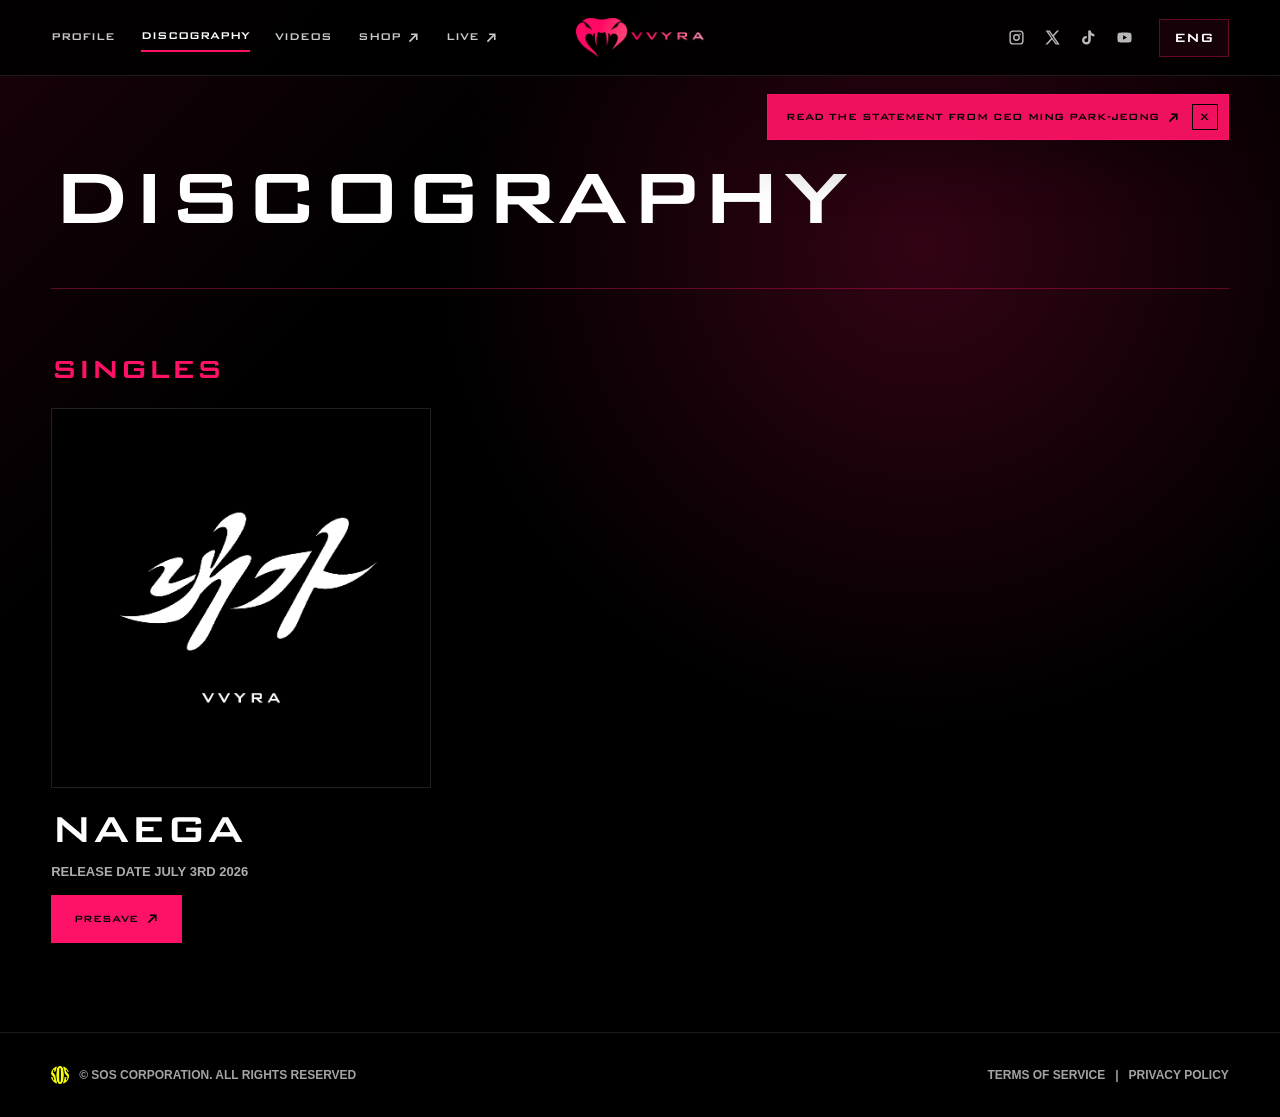
<file: discography/index.html>
<!doctype html>
<html lang="en">
<head>
  <meta charset="UTF-8">
  <meta name="viewport" content="width=device-width, initial-scale=1">
  <meta name="theme-color" content="#fd1267">
  <meta name="author" content="VVYRA">
  <meta name="description" content="welcome to VVYRA world 🌐">
  <meta property="og:type" content="website">
  <meta property="og:site_name" content="VVYRA">
  <meta property="og:logo" content="https://vvyra.world/assets/images/favicon.png">
  <meta property="og:title" content="VVYRA World">
  <meta property="og:description" content="welcome to VVYRA world 🌐">
  <meta property="og:url" content="https://vvyra.world/discography">
  <meta property="og:image" content="https://vvyra.world/assets/images/portraityt.jpg">
  <meta property="og:image:secure_url" content="https://vvyra.world/assets/images/portraityt.jpg">
  <meta property="og:image:type" content="image/jpeg">
  <meta property="og:image:alt" content="VVYRA">
  <meta name="twitter:card" content="summary_large_image">
  <meta name="twitter:site" content="@vvyraworld">
  <meta name="twitter:title" content="VVYRA World">
  <meta name="twitter:description" content="welcome to VVYRA world 🌐">
  <meta name="twitter:image" content="https://vvyra.world/assets/images/portraityt.jpg">
  <link rel="icon" type="image/png" href="/assets/images/favicon.png">
  <link rel="apple-touch-icon" href="/assets/images/favicon.png">
  <title>DISCOGRAPHY | VVYRA World</title>
  <link rel="preload" href="/assets/fonts/BankGothic-Bold.ttf" as="font" type="font/ttf" crossorigin>
  <link rel="stylesheet" href="/style.css">
</head>
<body data-page="discography">
  <header class="siteHeader" data-site-header>
    <a class="brandMark" href="/" aria-label="VVYRA WORLD">
      <img src="/assets/images/LogoWeb.png" alt="VVYRA">
    </a>
    <button class="menuToggle" type="button" aria-label="OPEN MENU" aria-expanded="false" data-menu-toggle>
      <span></span>
      <span></span>
      <span></span>
    </button>
    <nav class="primaryNav" aria-label="PRIMARY">
      <a href="/profile" data-nav-page="profile" data-i18n="nav.profile">PROFILE</a>
      <a href="/discography" data-nav-page="discography" data-i18n="nav.discography">DISCOGRAPHY</a>
      <a href="/videos" data-nav-page="videos" data-i18n="nav.videos">VIDEOS</a>
      <a class="externalLink" href="/shop" aria-label="SHOP EXTERNAL"><span data-i18n="nav.shop">SHOP</span><svg viewBox="0 0 16 16" aria-hidden="true"><path d="M5 3h8v8h-2V6.41l-7.29 7.3-1.42-1.42 7.3-7.29H5V3Z"/></svg></a>
      <a class="externalLink" href="/live" aria-label="LIVE EXTERNAL"><span data-i18n="nav.live">LIVE</span><svg viewBox="0 0 16 16" aria-hidden="true"><path d="M5 3h8v8h-2V6.41l-7.29 7.3-1.42-1.42 7.3-7.29H5V3Z"/></svg></a>
    </nav>
    <nav class="socialNav" aria-label="SOCIAL MEDIA">
      <a href="https://instagram.com/@vvyraworld" target="_blank" rel="noopener noreferrer" aria-label="INSTAGRAM"><svg viewBox="0 0 24 24" aria-hidden="true"><path d="M7.2 2h9.6A5.2 5.2 0 0 1 22 7.2v9.6a5.2 5.2 0 0 1-5.2 5.2H7.2A5.2 5.2 0 0 1 2 16.8V7.2A5.2 5.2 0 0 1 7.2 2Zm0 2A3.2 3.2 0 0 0 4 7.2v9.6A3.2 3.2 0 0 0 7.2 20h9.6a3.2 3.2 0 0 0 3.2-3.2V7.2A3.2 3.2 0 0 0 16.8 4H7.2ZM12 7.15A4.85 4.85 0 1 1 12 16.85 4.85 4.85 0 0 1 12 7.15Zm0 2A2.85 2.85 0 1 0 12 14.85 2.85 2.85 0 0 0 12 9.15ZM17.1 6.35a1.15 1.15 0 1 1 0 2.3 1.15 1.15 0 0 1 0-2.3Z"/></svg></a>
      <a href="https://x.com/vvyraworld" target="_blank" rel="noopener noreferrer" aria-label="X"><svg viewBox="0 0 24 24" aria-hidden="true"><path d="M13.9 10.35 21.25 2h-2.9l-5.75 6.55L8 2H2.35l7.7 10.98L2 22h2.9l6.45-7.33L16.5 22h5.65l-8.25-11.65Zm-2.05 2.33-1.1-1.55L6.05 4h.95l11.45 16h-.95l-5.65-7.32Z"/></svg></a>
      <a href="https://tiktok.com/@vvyraworld" target="_blank" rel="noopener noreferrer" aria-label="TIKTOK"><svg viewBox="0 0 24 24" aria-hidden="true"><path d="M15.2 2c.35 3.08 2.07 4.92 5.06 5.12v3.36a8.17 8.17 0 0 1-5-1.53v6.33c0 4.04-2.47 6.72-6.2 6.72A6.14 6.14 0 0 1 2.8 15.9c0-3.66 2.85-6.38 6.78-6.14v3.52c-1.8-.28-3.25.72-3.25 2.58a2.55 2.55 0 0 0 2.6 2.62c1.58 0 2.62-.92 2.62-3.02V2h3.65Z"/></svg></a>
      <a href="https://www.youtube.com/@VVYRAWorld" target="_blank" rel="noopener noreferrer" aria-label="YOUTUBE"><svg viewBox="0 0 24 24" aria-hidden="true"><path d="M21.58 7.18a2.74 2.74 0 0 0-1.93-1.94C17.95 4.78 12 4.78 12 4.78s-5.95 0-7.65.46a2.74 2.74 0 0 0-1.93 1.94A28.65 28.65 0 0 0 2 12a28.65 28.65 0 0 0 .42 4.82 2.74 2.74 0 0 0 1.93 1.94c1.7.46 7.65.46 7.65.46s5.95 0 7.65-.46a2.74 2.74 0 0 0 1.93-1.94A28.65 28.65 0 0 0 22 12a28.65 28.65 0 0 0-.42-4.82ZM10 15.27V8.73L15.65 12 10 15.27Z"/></svg></a>
    </nav>
    <div class="languageSelector">
      <button class="languageToggle" type="button" aria-expanded="false" aria-controls="languageMenu" data-language-toggle>KOR</button>
      <div class="languageMenu" id="languageMenu" role="menu" data-language-menu>
        <button type="button" role="menuitem" data-language="ko">KOREAN</button>
        <button type="button" role="menuitem" data-language="en">ENGLISH</button>
        <button type="button" role="menuitem" data-language="ja">JAPANESE</button>
        <button type="button" role="menuitem" data-language="zh">CHINESE</button>
      </div>
    </div>
  </header>

  <div class="statementBanner" data-statement-banner>
    <a class="externalLink" href="https://x.com/SOS_CORPORATION/status/2068314888284279056" target="_blank" rel="noopener noreferrer">
      <span data-i18n="statement.ceo">READ THE STATEMENT FROM CEO MING PARK-JEONG</span>
      <svg viewBox="0 0 16 16" aria-hidden="true"><path d="M5 3h8v8h-2V6.41l-7.29 7.3-1.42-1.42 7.3-7.29H5V3Z"/></svg>
    </a>
    <button class="statementDismiss" type="button" aria-label="DISMISS STATEMENT" data-statement-dismiss>X</button>
  </div>

  <main class="pageShell">
    <section class="pageHero">
      <h1 data-i18n="discography.title">DISCOGRAPHY</h1>
    </section>
    <section class="releaseSection" aria-labelledby="singlesHeading">
      <h2 id="singlesHeading" data-i18n="discography.singles">SINGLES</h2>
      <div class="releaseGrid">
        <article class="releaseCard">
          <img class="releaseArtwork" src="/assets/images/Cover.jpg" alt="NAEGA COVER">
          <div class="releaseInfo">
            <h3>NAEGA</h3>
            <p data-i18n="discography.naegaDate">RELEASE DATE JULY 3RD 2026</p>
            <a class="primaryButton externalLink" href="https://too.fm/wgj67kj">
              <span data-i18n="discography.presave">PRESAVE</span>
              <svg viewBox="0 0 16 16" aria-hidden="true"><path d="M5 3h8v8h-2V6.41l-7.29 7.3-1.42-1.42 7.3-7.29H5V3Z"/></svg>
            </a>
          </div>
        </article>
      </div>
    </section>
  </main>

  <footer class="siteFooter">
    <p class="footerCopyright"><img src="/assets/images/logoy.png" alt="SOS"><span data-i18n="footer.copyright">&copy; SOS CORPORATION. ALL RIGHTS RESERVED</span></p>
    <nav aria-label="LEGAL"><a href="/terms" data-i18n="footer.terms">TERMS OF SERVICE</a><span>|</span><a href="/privacy" data-i18n="footer.privacy">PRIVACY POLICY</a></nav>
  </footer>

  <script src="/script.js"></script>
</body>
</html>
</file>
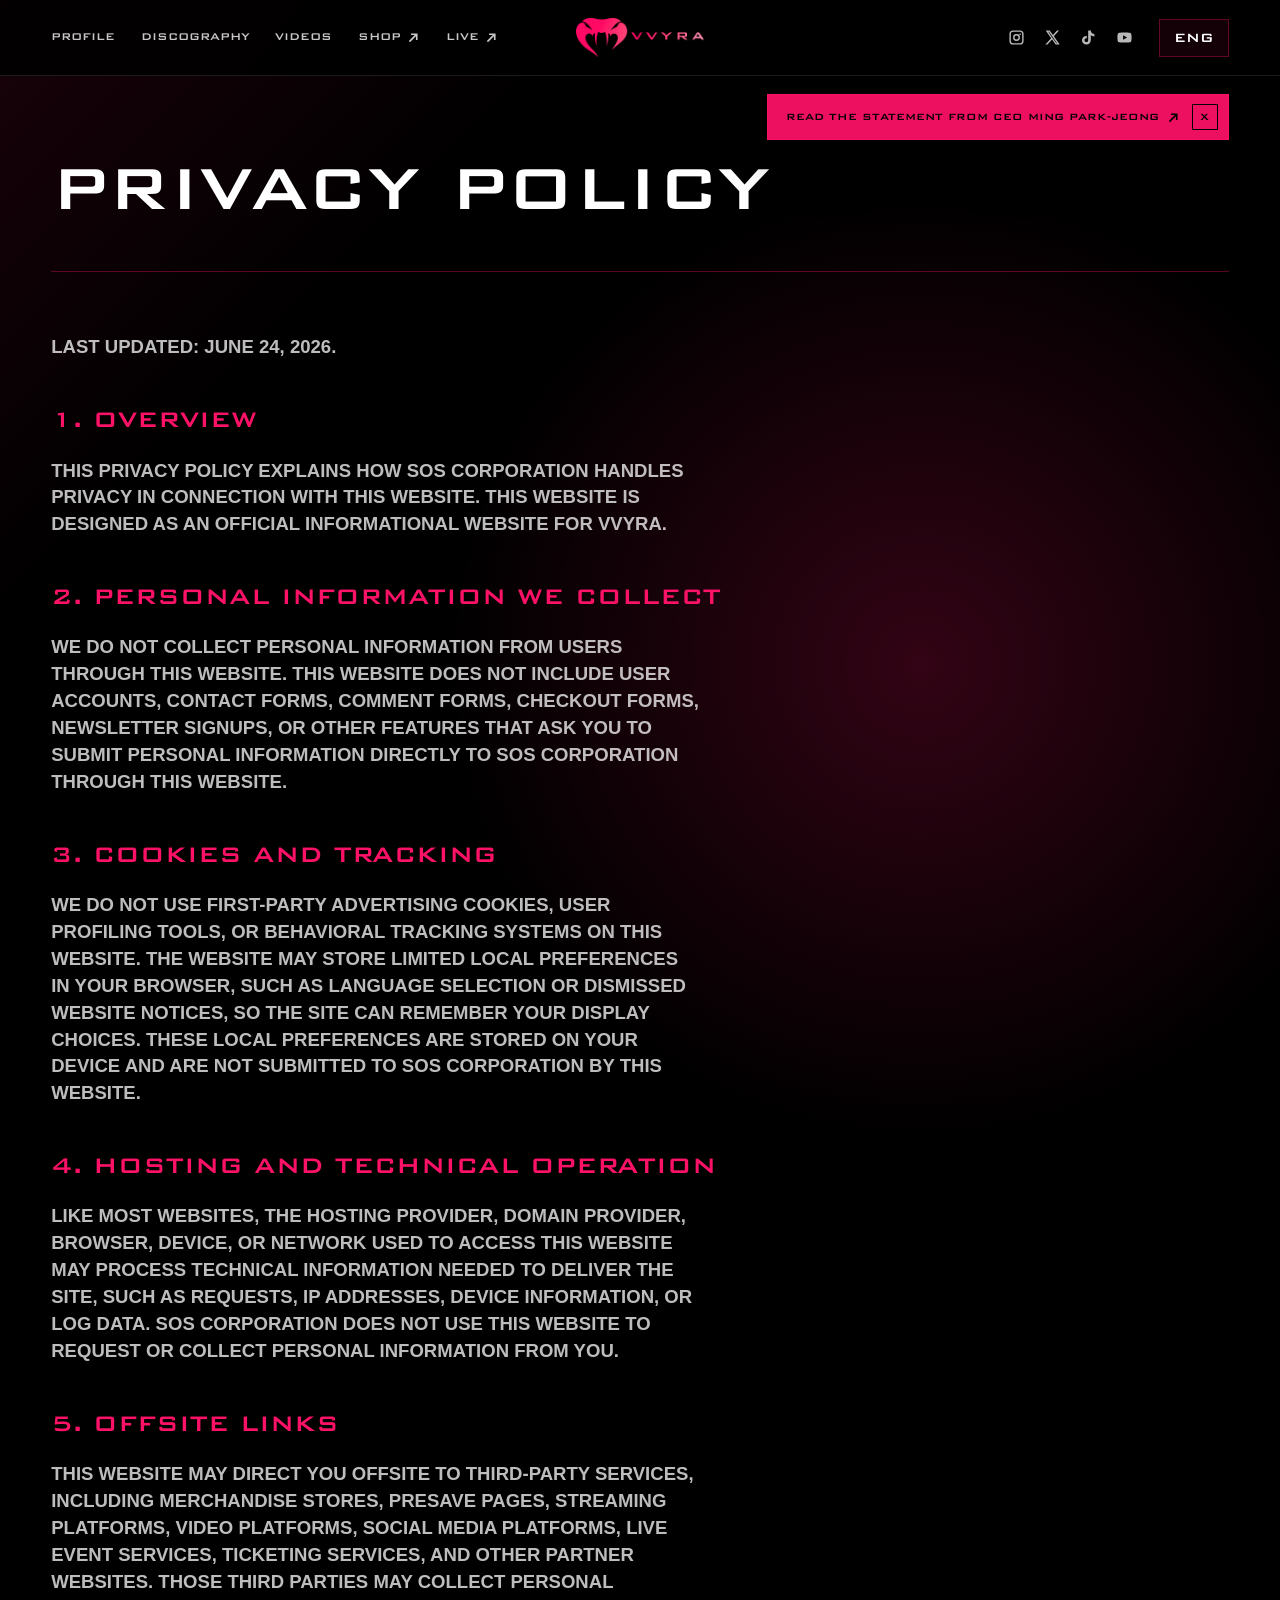
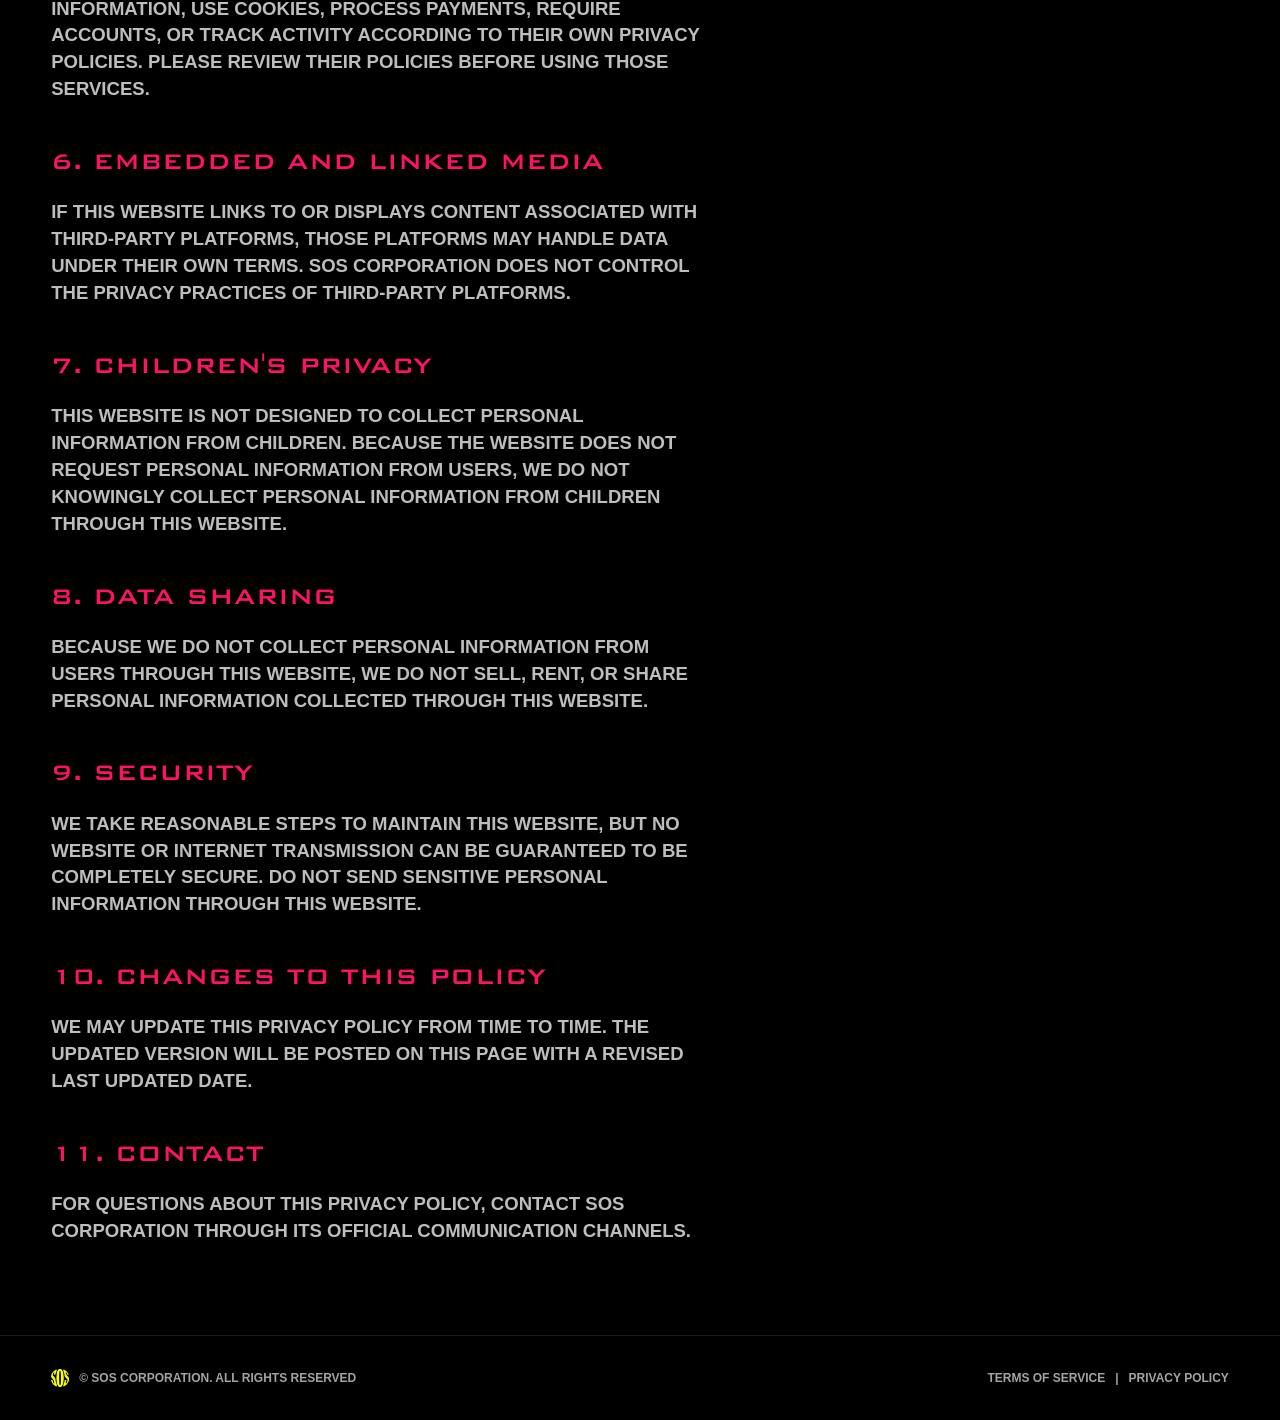
<file: privacy/index.html>
<!doctype html>
<html lang="en">
<head>
  <meta charset="UTF-8">
  <meta name="viewport" content="width=device-width, initial-scale=1">
  <meta name="theme-color" content="#fd1267">
  <meta name="author" content="VVYRA">
  <meta name="description" content="welcome to VVYRA world 🌐">
  <meta property="og:type" content="website">
  <meta property="og:site_name" content="VVYRA">
  <meta property="og:logo" content="https://vvyra.world/assets/images/favicon.png">
  <meta property="og:title" content="VVYRA World">
  <meta property="og:description" content="welcome to VVYRA world 🌐">
  <meta property="og:url" content="https://vvyra.world/privacy">
  <meta property="og:image" content="https://vvyra.world/assets/images/portraityt.jpg">
  <meta property="og:image:secure_url" content="https://vvyra.world/assets/images/portraityt.jpg">
  <meta property="og:image:type" content="image/jpeg">
  <meta property="og:image:alt" content="VVYRA">
  <meta name="twitter:card" content="summary_large_image">
  <meta name="twitter:site" content="@vvyraworld">
  <meta name="twitter:title" content="VVYRA World">
  <meta name="twitter:description" content="welcome to VVYRA world 🌐">
  <meta name="twitter:image" content="https://vvyra.world/assets/images/portraityt.jpg">
  <link rel="icon" type="image/png" href="/assets/images/favicon.png">
  <link rel="apple-touch-icon" href="/assets/images/favicon.png">
  <title>PRIVACY POLICY | VVYRA World</title>
  <link rel="preload" href="/assets/fonts/BankGothic-Bold.ttf" as="font" type="font/ttf" crossorigin>
  <link rel="stylesheet" href="/style.css">
</head>
<body data-page="privacy">
  <header class="siteHeader" data-site-header>
    <a class="brandMark" href="/" aria-label="VVYRA WORLD">
      <img src="/assets/images/LogoWeb.png" alt="VVYRA">
    </a>
    <button class="menuToggle" type="button" aria-label="OPEN MENU" aria-expanded="false" data-menu-toggle>
      <span></span>
      <span></span>
      <span></span>
    </button>
    <nav class="primaryNav" aria-label="PRIMARY">
      <a href="/profile" data-nav-page="profile" data-i18n="nav.profile">PROFILE</a>
      <a href="/discography" data-nav-page="discography" data-i18n="nav.discography">DISCOGRAPHY</a>
      <a href="/videos" data-nav-page="videos" data-i18n="nav.videos">VIDEOS</a>
      <a class="externalLink" href="/shop" aria-label="SHOP EXTERNAL"><span data-i18n="nav.shop">SHOP</span><svg viewBox="0 0 16 16" aria-hidden="true"><path d="M5 3h8v8h-2V6.41l-7.29 7.3-1.42-1.42 7.3-7.29H5V3Z"/></svg></a>
      <a class="externalLink" href="/live" aria-label="LIVE EXTERNAL"><span data-i18n="nav.live">LIVE</span><svg viewBox="0 0 16 16" aria-hidden="true"><path d="M5 3h8v8h-2V6.41l-7.29 7.3-1.42-1.42 7.3-7.29H5V3Z"/></svg></a>
    </nav>
    <nav class="socialNav" aria-label="SOCIAL MEDIA">
      <a href="https://instagram.com/@vvyraworld" target="_blank" rel="noopener noreferrer" aria-label="INSTAGRAM"><svg viewBox="0 0 24 24" aria-hidden="true"><path d="M7.2 2h9.6A5.2 5.2 0 0 1 22 7.2v9.6a5.2 5.2 0 0 1-5.2 5.2H7.2A5.2 5.2 0 0 1 2 16.8V7.2A5.2 5.2 0 0 1 7.2 2Zm0 2A3.2 3.2 0 0 0 4 7.2v9.6A3.2 3.2 0 0 0 7.2 20h9.6a3.2 3.2 0 0 0 3.2-3.2V7.2A3.2 3.2 0 0 0 16.8 4H7.2ZM12 7.15A4.85 4.85 0 1 1 12 16.85 4.85 4.85 0 0 1 12 7.15Zm0 2A2.85 2.85 0 1 0 12 14.85 2.85 2.85 0 0 0 12 9.15ZM17.1 6.35a1.15 1.15 0 1 1 0 2.3 1.15 1.15 0 0 1 0-2.3Z"/></svg></a>
      <a href="https://x.com/vvyraworld" target="_blank" rel="noopener noreferrer" aria-label="X"><svg viewBox="0 0 24 24" aria-hidden="true"><path d="M13.9 10.35 21.25 2h-2.9l-5.75 6.55L8 2H2.35l7.7 10.98L2 22h2.9l6.45-7.33L16.5 22h5.65l-8.25-11.65Zm-2.05 2.33-1.1-1.55L6.05 4h.95l11.45 16h-.95l-5.65-7.32Z"/></svg></a>
      <a href="https://tiktok.com/@vvyraworld" target="_blank" rel="noopener noreferrer" aria-label="TIKTOK"><svg viewBox="0 0 24 24" aria-hidden="true"><path d="M15.2 2c.35 3.08 2.07 4.92 5.06 5.12v3.36a8.17 8.17 0 0 1-5-1.53v6.33c0 4.04-2.47 6.72-6.2 6.72A6.14 6.14 0 0 1 2.8 15.9c0-3.66 2.85-6.38 6.78-6.14v3.52c-1.8-.28-3.25.72-3.25 2.58a2.55 2.55 0 0 0 2.6 2.62c1.58 0 2.62-.92 2.62-3.02V2h3.65Z"/></svg></a>
      <a href="https://www.youtube.com/@VVYRAWorld" target="_blank" rel="noopener noreferrer" aria-label="YOUTUBE"><svg viewBox="0 0 24 24" aria-hidden="true"><path d="M21.58 7.18a2.74 2.74 0 0 0-1.93-1.94C17.95 4.78 12 4.78 12 4.78s-5.95 0-7.65.46a2.74 2.74 0 0 0-1.93 1.94A28.65 28.65 0 0 0 2 12a28.65 28.65 0 0 0 .42 4.82 2.74 2.74 0 0 0 1.93 1.94c1.7.46 7.65.46 7.65.46s5.95 0 7.65-.46a2.74 2.74 0 0 0 1.93-1.94A28.65 28.65 0 0 0 22 12a28.65 28.65 0 0 0-.42-4.82ZM10 15.27V8.73L15.65 12 10 15.27Z"/></svg></a>
    </nav>
    <div class="languageSelector">
      <button class="languageToggle" type="button" aria-expanded="false" aria-controls="languageMenu" data-language-toggle>KOR</button>
      <div class="languageMenu" id="languageMenu" role="menu" data-language-menu>
        <button type="button" role="menuitem" data-language="ko">KOREAN</button>
        <button type="button" role="menuitem" data-language="en">ENGLISH</button>
        <button type="button" role="menuitem" data-language="ja">JAPANESE</button>
        <button type="button" role="menuitem" data-language="zh">CHINESE</button>
      </div>
    </div>
  </header>

  <div class="statementBanner" data-statement-banner>
    <a class="externalLink" href="https://x.com/SOS_CORPORATION/status/2068314888284279056" target="_blank" rel="noopener noreferrer">
      <span data-i18n="statement.ceo">READ THE STATEMENT FROM CEO MING PARK-JEONG</span>
      <svg viewBox="0 0 16 16" aria-hidden="true"><path d="M5 3h8v8h-2V6.41l-7.29 7.3-1.42-1.42 7.3-7.29H5V3Z"/></svg>
    </a>
    <button class="statementDismiss" type="button" aria-label="DISMISS STATEMENT" data-statement-dismiss>X</button>
  </div>

  <main class="pageShell legalShell">
    <section class="pageHero">
      <h1 data-i18n="privacy.title">PRIVACY POLICY</h1>
    </section>
    <section class="legalText">
      <p>LAST UPDATED: JUNE 24, 2026.</p>

      <h2>1. OVERVIEW</h2>
      <p>THIS PRIVACY POLICY EXPLAINS HOW SOS CORPORATION HANDLES PRIVACY IN CONNECTION WITH THIS WEBSITE. THIS WEBSITE IS DESIGNED AS AN OFFICIAL INFORMATIONAL WEBSITE FOR VVYRA.</p>

      <h2>2. PERSONAL INFORMATION WE COLLECT</h2>
      <p>WE DO NOT COLLECT PERSONAL INFORMATION FROM USERS THROUGH THIS WEBSITE. THIS WEBSITE DOES NOT INCLUDE USER ACCOUNTS, CONTACT FORMS, COMMENT FORMS, CHECKOUT FORMS, NEWSLETTER SIGNUPS, OR OTHER FEATURES THAT ASK YOU TO SUBMIT PERSONAL INFORMATION DIRECTLY TO SOS CORPORATION THROUGH THIS WEBSITE.</p>

      <h2>3. COOKIES AND TRACKING</h2>
      <p>WE DO NOT USE FIRST-PARTY ADVERTISING COOKIES, USER PROFILING TOOLS, OR BEHAVIORAL TRACKING SYSTEMS ON THIS WEBSITE. THE WEBSITE MAY STORE LIMITED LOCAL PREFERENCES IN YOUR BROWSER, SUCH AS LANGUAGE SELECTION OR DISMISSED WEBSITE NOTICES, SO THE SITE CAN REMEMBER YOUR DISPLAY CHOICES. THESE LOCAL PREFERENCES ARE STORED ON YOUR DEVICE AND ARE NOT SUBMITTED TO SOS CORPORATION BY THIS WEBSITE.</p>

      <h2>4. HOSTING AND TECHNICAL OPERATION</h2>
      <p>LIKE MOST WEBSITES, THE HOSTING PROVIDER, DOMAIN PROVIDER, BROWSER, DEVICE, OR NETWORK USED TO ACCESS THIS WEBSITE MAY PROCESS TECHNICAL INFORMATION NEEDED TO DELIVER THE SITE, SUCH AS REQUESTS, IP ADDRESSES, DEVICE INFORMATION, OR LOG DATA. SOS CORPORATION DOES NOT USE THIS WEBSITE TO REQUEST OR COLLECT PERSONAL INFORMATION FROM YOU.</p>

      <h2>5. OFFSITE LINKS</h2>
      <p>THIS WEBSITE MAY DIRECT YOU OFFSITE TO THIRD-PARTY SERVICES, INCLUDING MERCHANDISE STORES, PRESAVE PAGES, STREAMING PLATFORMS, VIDEO PLATFORMS, SOCIAL MEDIA PLATFORMS, LIVE EVENT SERVICES, TICKETING SERVICES, AND OTHER PARTNER WEBSITES. THOSE THIRD PARTIES MAY COLLECT PERSONAL INFORMATION, USE COOKIES, PROCESS PAYMENTS, REQUIRE ACCOUNTS, OR TRACK ACTIVITY ACCORDING TO THEIR OWN PRIVACY POLICIES. PLEASE REVIEW THEIR POLICIES BEFORE USING THOSE SERVICES.</p>

      <h2>6. EMBEDDED AND LINKED MEDIA</h2>
      <p>IF THIS WEBSITE LINKS TO OR DISPLAYS CONTENT ASSOCIATED WITH THIRD-PARTY PLATFORMS, THOSE PLATFORMS MAY HANDLE DATA UNDER THEIR OWN TERMS. SOS CORPORATION DOES NOT CONTROL THE PRIVACY PRACTICES OF THIRD-PARTY PLATFORMS.</p>

      <h2>7. CHILDREN'S PRIVACY</h2>
      <p>THIS WEBSITE IS NOT DESIGNED TO COLLECT PERSONAL INFORMATION FROM CHILDREN. BECAUSE THE WEBSITE DOES NOT REQUEST PERSONAL INFORMATION FROM USERS, WE DO NOT KNOWINGLY COLLECT PERSONAL INFORMATION FROM CHILDREN THROUGH THIS WEBSITE.</p>

      <h2>8. DATA SHARING</h2>
      <p>BECAUSE WE DO NOT COLLECT PERSONAL INFORMATION FROM USERS THROUGH THIS WEBSITE, WE DO NOT SELL, RENT, OR SHARE PERSONAL INFORMATION COLLECTED THROUGH THIS WEBSITE.</p>

      <h2>9. SECURITY</h2>
      <p>WE TAKE REASONABLE STEPS TO MAINTAIN THIS WEBSITE, BUT NO WEBSITE OR INTERNET TRANSMISSION CAN BE GUARANTEED TO BE COMPLETELY SECURE. DO NOT SEND SENSITIVE PERSONAL INFORMATION THROUGH THIS WEBSITE.</p>

      <h2>10. CHANGES TO THIS POLICY</h2>
      <p>WE MAY UPDATE THIS PRIVACY POLICY FROM TIME TO TIME. THE UPDATED VERSION WILL BE POSTED ON THIS PAGE WITH A REVISED LAST UPDATED DATE.</p>

      <h2>11. CONTACT</h2>
      <p>FOR QUESTIONS ABOUT THIS PRIVACY POLICY, CONTACT SOS CORPORATION THROUGH ITS OFFICIAL COMMUNICATION CHANNELS.</p>
    </section>
  </main>

  <footer class="siteFooter">
    <p class="footerCopyright"><img src="/assets/images/logoy.png" alt="SOS"><span data-i18n="footer.copyright">&copy; SOS CORPORATION. ALL RIGHTS RESERVED</span></p>
    <nav aria-label="LEGAL"><a href="/terms" data-i18n="footer.terms">TERMS OF SERVICE</a><span>|</span><a href="/privacy" data-i18n="footer.privacy">PRIVACY POLICY</a></nav>
  </footer>

  <script src="/script.js"></script>
</body>
</html>
</file>
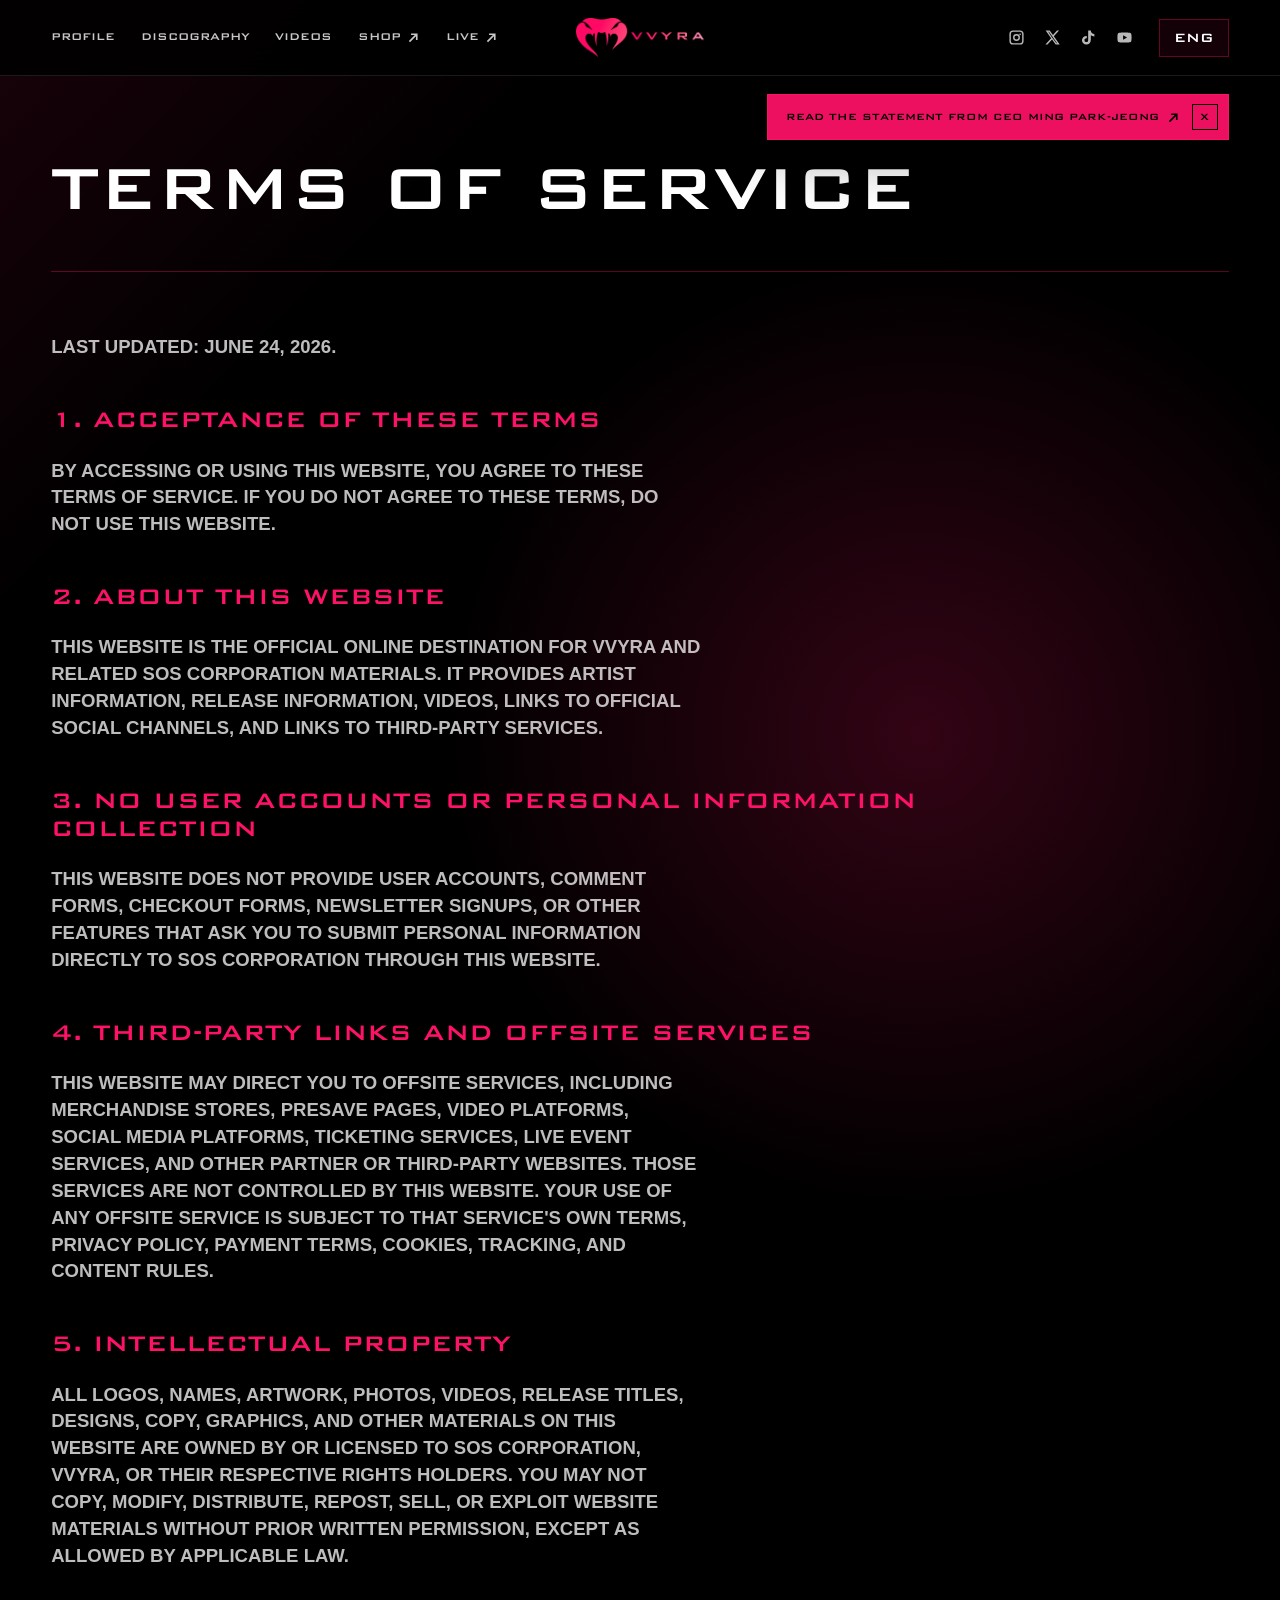
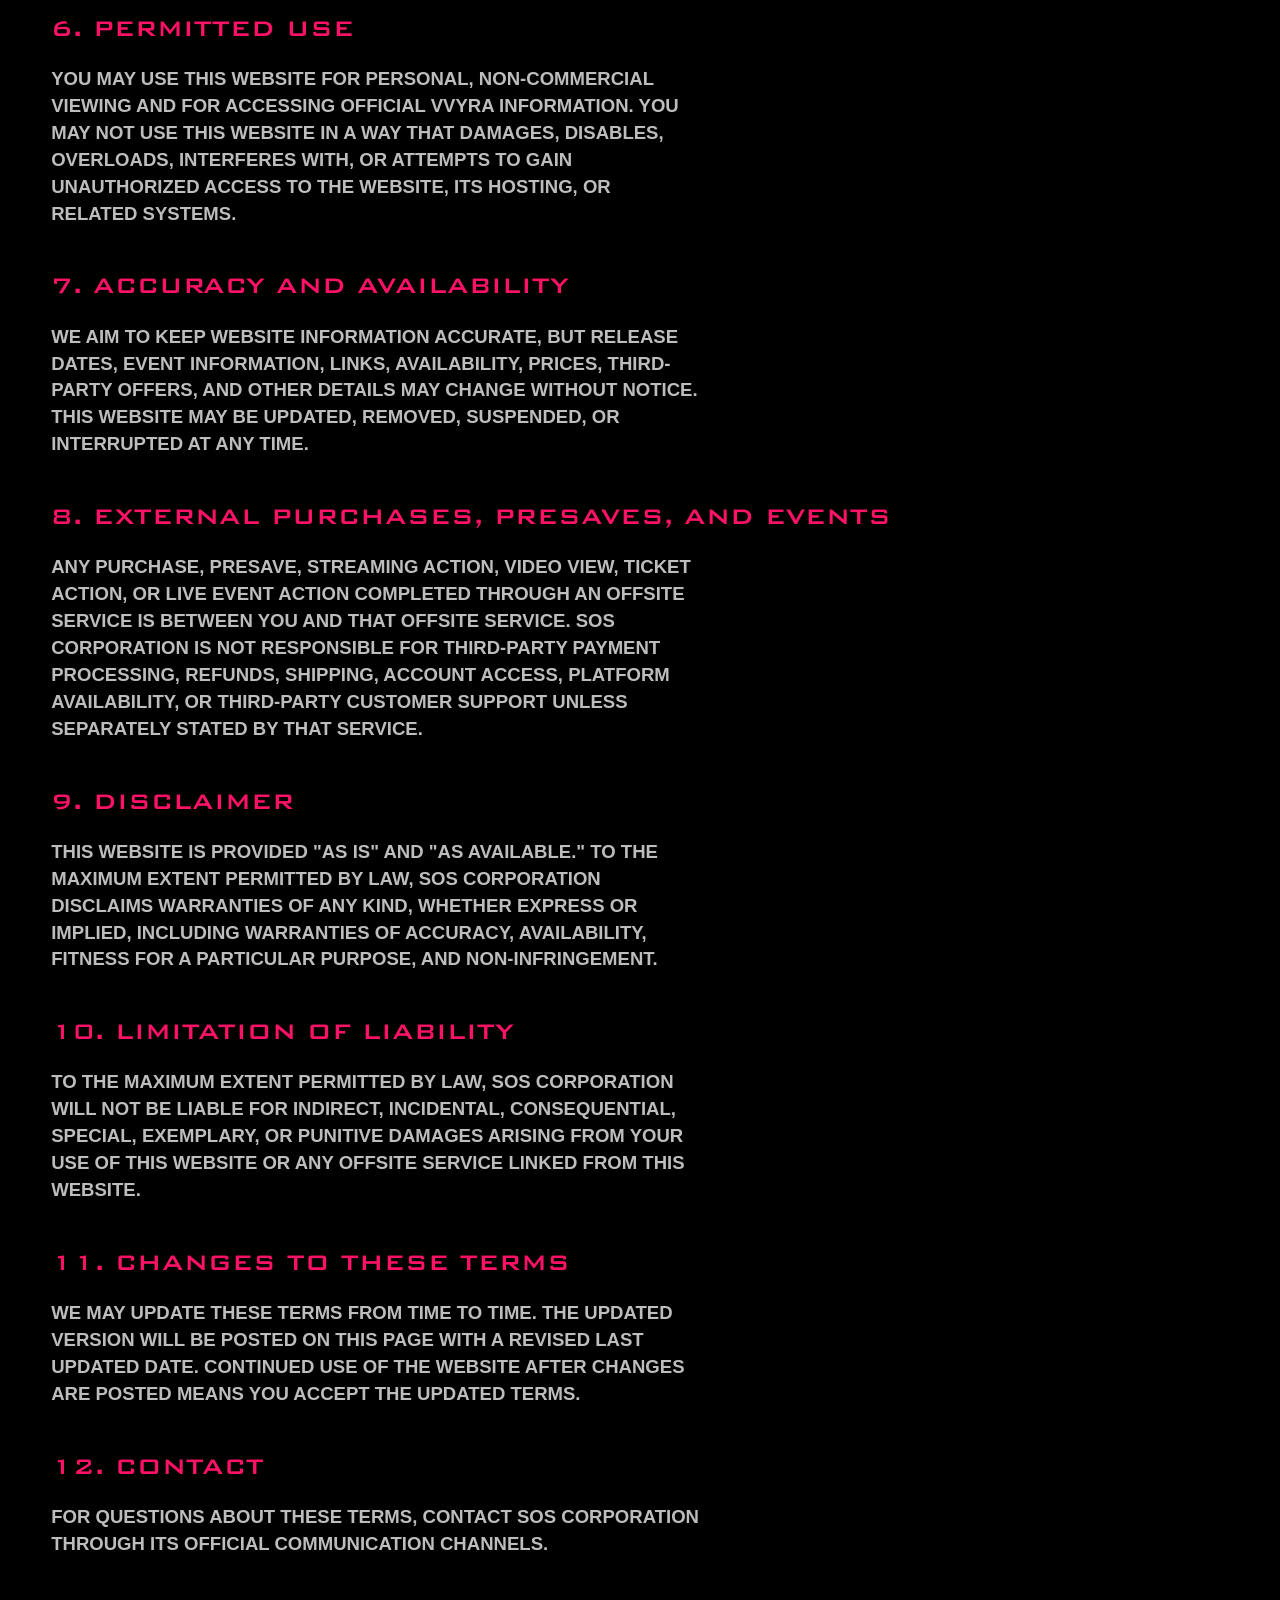
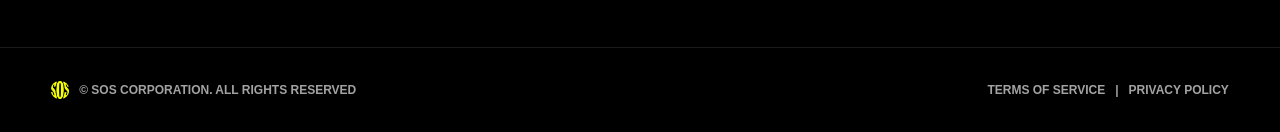
<file: terms/index.html>
<!doctype html>
<html lang="en">
<head>
  <meta charset="UTF-8">
  <meta name="viewport" content="width=device-width, initial-scale=1">
  <meta name="theme-color" content="#fd1267">
  <meta name="author" content="VVYRA">
  <meta name="description" content="welcome to VVYRA world 🌐">
  <meta property="og:type" content="website">
  <meta property="og:site_name" content="VVYRA">
  <meta property="og:logo" content="https://vvyra.world/assets/images/favicon.png">
  <meta property="og:title" content="VVYRA World">
  <meta property="og:description" content="welcome to VVYRA world 🌐">
  <meta property="og:url" content="https://vvyra.world/terms">
  <meta property="og:image" content="https://vvyra.world/assets/images/portraityt.jpg">
  <meta property="og:image:secure_url" content="https://vvyra.world/assets/images/portraityt.jpg">
  <meta property="og:image:type" content="image/jpeg">
  <meta property="og:image:alt" content="VVYRA">
  <meta name="twitter:card" content="summary_large_image">
  <meta name="twitter:site" content="@vvyraworld">
  <meta name="twitter:title" content="VVYRA World">
  <meta name="twitter:description" content="welcome to VVYRA world 🌐">
  <meta name="twitter:image" content="https://vvyra.world/assets/images/portraityt.jpg">
  <link rel="icon" type="image/png" href="/assets/images/favicon.png">
  <link rel="apple-touch-icon" href="/assets/images/favicon.png">
  <title>TERMS OF SERVICE | VVYRA World</title>
  <link rel="preload" href="/assets/fonts/BankGothic-Bold.ttf" as="font" type="font/ttf" crossorigin>
  <link rel="stylesheet" href="/style.css">
</head>
<body data-page="terms">
  <header class="siteHeader" data-site-header>
    <a class="brandMark" href="/" aria-label="VVYRA WORLD">
      <img src="/assets/images/LogoWeb.png" alt="VVYRA">
    </a>
    <button class="menuToggle" type="button" aria-label="OPEN MENU" aria-expanded="false" data-menu-toggle>
      <span></span>
      <span></span>
      <span></span>
    </button>
    <nav class="primaryNav" aria-label="PRIMARY">
      <a href="/profile" data-nav-page="profile" data-i18n="nav.profile">PROFILE</a>
      <a href="/discography" data-nav-page="discography" data-i18n="nav.discography">DISCOGRAPHY</a>
      <a href="/videos" data-nav-page="videos" data-i18n="nav.videos">VIDEOS</a>
      <a class="externalLink" href="/shop" aria-label="SHOP EXTERNAL"><span data-i18n="nav.shop">SHOP</span><svg viewBox="0 0 16 16" aria-hidden="true"><path d="M5 3h8v8h-2V6.41l-7.29 7.3-1.42-1.42 7.3-7.29H5V3Z"/></svg></a>
      <a class="externalLink" href="/live" aria-label="LIVE EXTERNAL"><span data-i18n="nav.live">LIVE</span><svg viewBox="0 0 16 16" aria-hidden="true"><path d="M5 3h8v8h-2V6.41l-7.29 7.3-1.42-1.42 7.3-7.29H5V3Z"/></svg></a>
    </nav>
    <nav class="socialNav" aria-label="SOCIAL MEDIA">
      <a href="https://instagram.com/@vvyraworld" target="_blank" rel="noopener noreferrer" aria-label="INSTAGRAM"><svg viewBox="0 0 24 24" aria-hidden="true"><path d="M7.2 2h9.6A5.2 5.2 0 0 1 22 7.2v9.6a5.2 5.2 0 0 1-5.2 5.2H7.2A5.2 5.2 0 0 1 2 16.8V7.2A5.2 5.2 0 0 1 7.2 2Zm0 2A3.2 3.2 0 0 0 4 7.2v9.6A3.2 3.2 0 0 0 7.2 20h9.6a3.2 3.2 0 0 0 3.2-3.2V7.2A3.2 3.2 0 0 0 16.8 4H7.2ZM12 7.15A4.85 4.85 0 1 1 12 16.85 4.85 4.85 0 0 1 12 7.15Zm0 2A2.85 2.85 0 1 0 12 14.85 2.85 2.85 0 0 0 12 9.15ZM17.1 6.35a1.15 1.15 0 1 1 0 2.3 1.15 1.15 0 0 1 0-2.3Z"/></svg></a>
      <a href="https://x.com/vvyraworld" target="_blank" rel="noopener noreferrer" aria-label="X"><svg viewBox="0 0 24 24" aria-hidden="true"><path d="M13.9 10.35 21.25 2h-2.9l-5.75 6.55L8 2H2.35l7.7 10.98L2 22h2.9l6.45-7.33L16.5 22h5.65l-8.25-11.65Zm-2.05 2.33-1.1-1.55L6.05 4h.95l11.45 16h-.95l-5.65-7.32Z"/></svg></a>
      <a href="https://tiktok.com/@vvyraworld" target="_blank" rel="noopener noreferrer" aria-label="TIKTOK"><svg viewBox="0 0 24 24" aria-hidden="true"><path d="M15.2 2c.35 3.08 2.07 4.92 5.06 5.12v3.36a8.17 8.17 0 0 1-5-1.53v6.33c0 4.04-2.47 6.72-6.2 6.72A6.14 6.14 0 0 1 2.8 15.9c0-3.66 2.85-6.38 6.78-6.14v3.52c-1.8-.28-3.25.72-3.25 2.58a2.55 2.55 0 0 0 2.6 2.62c1.58 0 2.62-.92 2.62-3.02V2h3.65Z"/></svg></a>
      <a href="https://www.youtube.com/@VVYRAWorld" target="_blank" rel="noopener noreferrer" aria-label="YOUTUBE"><svg viewBox="0 0 24 24" aria-hidden="true"><path d="M21.58 7.18a2.74 2.74 0 0 0-1.93-1.94C17.95 4.78 12 4.78 12 4.78s-5.95 0-7.65.46a2.74 2.74 0 0 0-1.93 1.94A28.65 28.65 0 0 0 2 12a28.65 28.65 0 0 0 .42 4.82 2.74 2.74 0 0 0 1.93 1.94c1.7.46 7.65.46 7.65.46s5.95 0 7.65-.46a2.74 2.74 0 0 0 1.93-1.94A28.65 28.65 0 0 0 22 12a28.65 28.65 0 0 0-.42-4.82ZM10 15.27V8.73L15.65 12 10 15.27Z"/></svg></a>
    </nav>
    <div class="languageSelector">
      <button class="languageToggle" type="button" aria-expanded="false" aria-controls="languageMenu" data-language-toggle>KOR</button>
      <div class="languageMenu" id="languageMenu" role="menu" data-language-menu>
        <button type="button" role="menuitem" data-language="ko">KOREAN</button>
        <button type="button" role="menuitem" data-language="en">ENGLISH</button>
        <button type="button" role="menuitem" data-language="ja">JAPANESE</button>
        <button type="button" role="menuitem" data-language="zh">CHINESE</button>
      </div>
    </div>
  </header>

  <div class="statementBanner" data-statement-banner>
    <a class="externalLink" href="https://x.com/SOS_CORPORATION/status/2068314888284279056" target="_blank" rel="noopener noreferrer">
      <span data-i18n="statement.ceo">READ THE STATEMENT FROM CEO MING PARK-JEONG</span>
      <svg viewBox="0 0 16 16" aria-hidden="true"><path d="M5 3h8v8h-2V6.41l-7.29 7.3-1.42-1.42 7.3-7.29H5V3Z"/></svg>
    </a>
    <button class="statementDismiss" type="button" aria-label="DISMISS STATEMENT" data-statement-dismiss>X</button>
  </div>

  <main class="pageShell legalShell">
    <section class="pageHero">
      <h1 data-i18n="terms.title">TERMS OF SERVICE</h1>
    </section>
    <section class="legalText">
      <p>LAST UPDATED: JUNE 24, 2026.</p>

      <h2>1. ACCEPTANCE OF THESE TERMS</h2>
      <p>BY ACCESSING OR USING THIS WEBSITE, YOU AGREE TO THESE TERMS OF SERVICE. IF YOU DO NOT AGREE TO THESE TERMS, DO NOT USE THIS WEBSITE.</p>

      <h2>2. ABOUT THIS WEBSITE</h2>
      <p>THIS WEBSITE IS THE OFFICIAL ONLINE DESTINATION FOR VVYRA AND RELATED SOS CORPORATION MATERIALS. IT PROVIDES ARTIST INFORMATION, RELEASE INFORMATION, VIDEOS, LINKS TO OFFICIAL SOCIAL CHANNELS, AND LINKS TO THIRD-PARTY SERVICES.</p>

      <h2>3. NO USER ACCOUNTS OR PERSONAL INFORMATION COLLECTION</h2>
      <p>THIS WEBSITE DOES NOT PROVIDE USER ACCOUNTS, COMMENT FORMS, CHECKOUT FORMS, NEWSLETTER SIGNUPS, OR OTHER FEATURES THAT ASK YOU TO SUBMIT PERSONAL INFORMATION DIRECTLY TO SOS CORPORATION THROUGH THIS WEBSITE.</p>

      <h2>4. THIRD-PARTY LINKS AND OFFSITE SERVICES</h2>
      <p>THIS WEBSITE MAY DIRECT YOU TO OFFSITE SERVICES, INCLUDING MERCHANDISE STORES, PRESAVE PAGES, VIDEO PLATFORMS, SOCIAL MEDIA PLATFORMS, TICKETING SERVICES, LIVE EVENT SERVICES, AND OTHER PARTNER OR THIRD-PARTY WEBSITES. THOSE SERVICES ARE NOT CONTROLLED BY THIS WEBSITE. YOUR USE OF ANY OFFSITE SERVICE IS SUBJECT TO THAT SERVICE'S OWN TERMS, PRIVACY POLICY, PAYMENT TERMS, COOKIES, TRACKING, AND CONTENT RULES.</p>

      <h2>5. INTELLECTUAL PROPERTY</h2>
      <p>ALL LOGOS, NAMES, ARTWORK, PHOTOS, VIDEOS, RELEASE TITLES, DESIGNS, COPY, GRAPHICS, AND OTHER MATERIALS ON THIS WEBSITE ARE OWNED BY OR LICENSED TO SOS CORPORATION, VVYRA, OR THEIR RESPECTIVE RIGHTS HOLDERS. YOU MAY NOT COPY, MODIFY, DISTRIBUTE, REPOST, SELL, OR EXPLOIT WEBSITE MATERIALS WITHOUT PRIOR WRITTEN PERMISSION, EXCEPT AS ALLOWED BY APPLICABLE LAW.</p>

      <h2>6. PERMITTED USE</h2>
      <p>YOU MAY USE THIS WEBSITE FOR PERSONAL, NON-COMMERCIAL VIEWING AND FOR ACCESSING OFFICIAL VVYRA INFORMATION. YOU MAY NOT USE THIS WEBSITE IN A WAY THAT DAMAGES, DISABLES, OVERLOADS, INTERFERES WITH, OR ATTEMPTS TO GAIN UNAUTHORIZED ACCESS TO THE WEBSITE, ITS HOSTING, OR RELATED SYSTEMS.</p>

      <h2>7. ACCURACY AND AVAILABILITY</h2>
      <p>WE AIM TO KEEP WEBSITE INFORMATION ACCURATE, BUT RELEASE DATES, EVENT INFORMATION, LINKS, AVAILABILITY, PRICES, THIRD-PARTY OFFERS, AND OTHER DETAILS MAY CHANGE WITHOUT NOTICE. THIS WEBSITE MAY BE UPDATED, REMOVED, SUSPENDED, OR INTERRUPTED AT ANY TIME.</p>

      <h2>8. EXTERNAL PURCHASES, PRESAVES, AND EVENTS</h2>
      <p>ANY PURCHASE, PRESAVE, STREAMING ACTION, VIDEO VIEW, TICKET ACTION, OR LIVE EVENT ACTION COMPLETED THROUGH AN OFFSITE SERVICE IS BETWEEN YOU AND THAT OFFSITE SERVICE. SOS CORPORATION IS NOT RESPONSIBLE FOR THIRD-PARTY PAYMENT PROCESSING, REFUNDS, SHIPPING, ACCOUNT ACCESS, PLATFORM AVAILABILITY, OR THIRD-PARTY CUSTOMER SUPPORT UNLESS SEPARATELY STATED BY THAT SERVICE.</p>

      <h2>9. DISCLAIMER</h2>
      <p>THIS WEBSITE IS PROVIDED "AS IS" AND "AS AVAILABLE." TO THE MAXIMUM EXTENT PERMITTED BY LAW, SOS CORPORATION DISCLAIMS WARRANTIES OF ANY KIND, WHETHER EXPRESS OR IMPLIED, INCLUDING WARRANTIES OF ACCURACY, AVAILABILITY, FITNESS FOR A PARTICULAR PURPOSE, AND NON-INFRINGEMENT.</p>

      <h2>10. LIMITATION OF LIABILITY</h2>
      <p>TO THE MAXIMUM EXTENT PERMITTED BY LAW, SOS CORPORATION WILL NOT BE LIABLE FOR INDIRECT, INCIDENTAL, CONSEQUENTIAL, SPECIAL, EXEMPLARY, OR PUNITIVE DAMAGES ARISING FROM YOUR USE OF THIS WEBSITE OR ANY OFFSITE SERVICE LINKED FROM THIS WEBSITE.</p>

      <h2>11. CHANGES TO THESE TERMS</h2>
      <p>WE MAY UPDATE THESE TERMS FROM TIME TO TIME. THE UPDATED VERSION WILL BE POSTED ON THIS PAGE WITH A REVISED LAST UPDATED DATE. CONTINUED USE OF THE WEBSITE AFTER CHANGES ARE POSTED MEANS YOU ACCEPT THE UPDATED TERMS.</p>

      <h2>12. CONTACT</h2>
      <p>FOR QUESTIONS ABOUT THESE TERMS, CONTACT SOS CORPORATION THROUGH ITS OFFICIAL COMMUNICATION CHANNELS.</p>
    </section>
  </main>

  <footer class="siteFooter">
    <p class="footerCopyright"><img src="/assets/images/logoy.png" alt="SOS"><span data-i18n="footer.copyright">&copy; SOS CORPORATION. ALL RIGHTS RESERVED</span></p>
    <nav aria-label="LEGAL"><a href="/terms" data-i18n="footer.terms">TERMS OF SERVICE</a><span>|</span><a href="/privacy" data-i18n="footer.privacy">PRIVACY POLICY</a></nav>
  </footer>

  <script src="/script.js"></script>
</body>
</html>
</file>
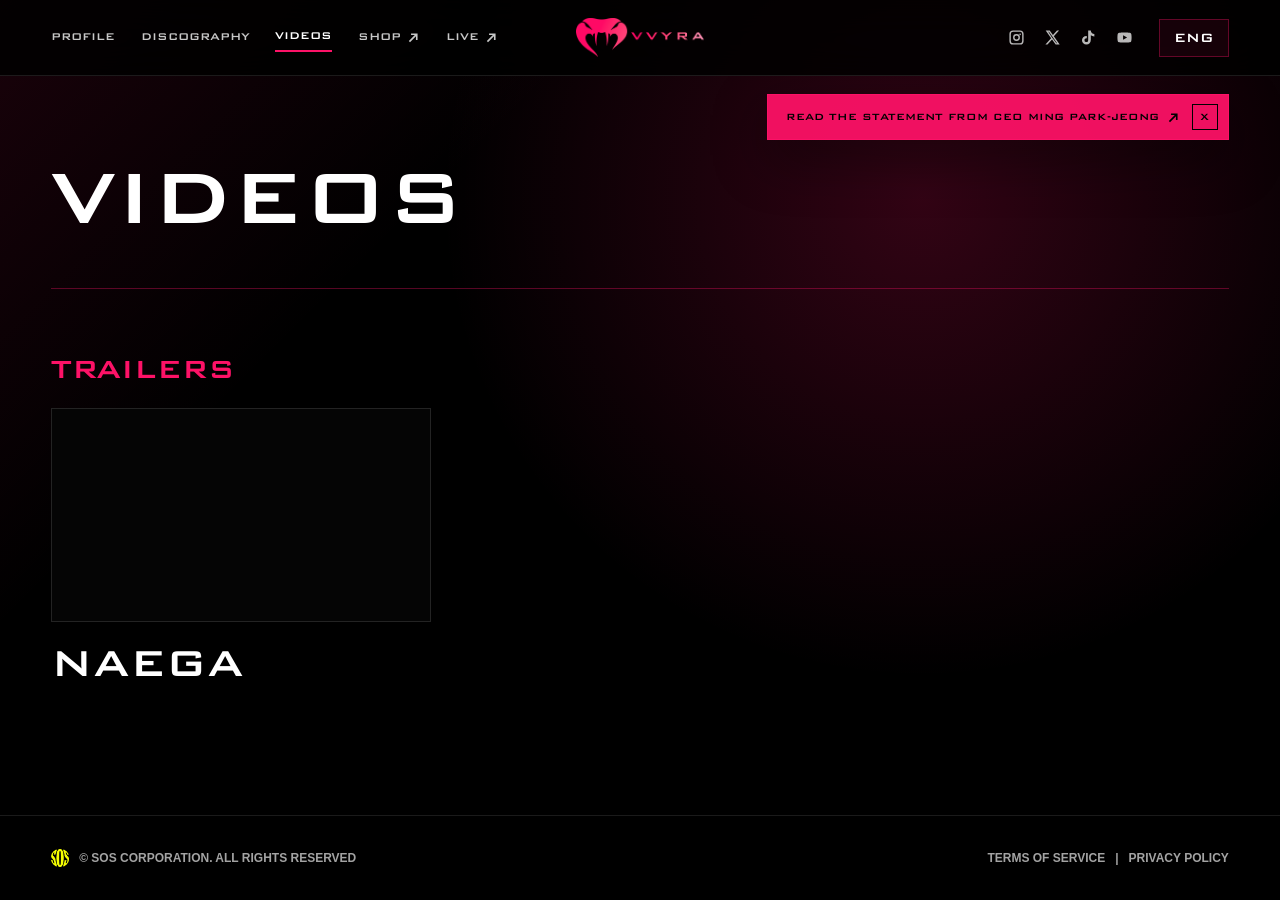
<file: videos/index.html>
<!doctype html>
<html lang="en">
<head>
  <meta charset="UTF-8">
  <meta name="viewport" content="width=device-width, initial-scale=1">
  <meta name="theme-color" content="#fd1267">
  <meta name="author" content="VVYRA">
  <meta name="description" content="welcome to VVYRA world 🌐">
  <meta property="og:type" content="website">
  <meta property="og:site_name" content="VVYRA">
  <meta property="og:logo" content="https://vvyra.world/assets/images/favicon.png">
  <meta property="og:title" content="VVYRA World">
  <meta property="og:description" content="welcome to VVYRA world 🌐">
  <meta property="og:url" content="https://vvyra.world/videos">
  <meta property="og:image" content="https://vvyra.world/assets/images/portraityt.jpg">
  <meta property="og:image:secure_url" content="https://vvyra.world/assets/images/portraityt.jpg">
  <meta property="og:image:type" content="image/jpeg">
  <meta property="og:image:alt" content="VVYRA">
  <meta name="twitter:card" content="summary_large_image">
  <meta name="twitter:site" content="@vvyraworld">
  <meta name="twitter:title" content="VVYRA World">
  <meta name="twitter:description" content="welcome to VVYRA world 🌐">
  <meta name="twitter:image" content="https://vvyra.world/assets/images/portraityt.jpg">
  <link rel="icon" type="image/png" href="/assets/images/favicon.png">
  <link rel="apple-touch-icon" href="/assets/images/favicon.png">
  <title>VIDEOS | VVYRA World</title>
  <link rel="preload" href="/assets/fonts/BankGothic-Bold.ttf" as="font" type="font/ttf" crossorigin>
  <link rel="stylesheet" href="/style.css">
</head>
<body data-page="videos">
  <header class="siteHeader" data-site-header>
    <a class="brandMark" href="/" aria-label="VVYRA WORLD">
      <img src="/assets/images/LogoWeb.png" alt="VVYRA">
    </a>
    <button class="menuToggle" type="button" aria-label="OPEN MENU" aria-expanded="false" data-menu-toggle>
      <span></span>
      <span></span>
      <span></span>
    </button>
    <nav class="primaryNav" aria-label="PRIMARY">
      <a href="/profile" data-nav-page="profile" data-i18n="nav.profile">PROFILE</a>
      <a href="/discography" data-nav-page="discography" data-i18n="nav.discography">DISCOGRAPHY</a>
      <a href="/videos" data-nav-page="videos" data-i18n="nav.videos">VIDEOS</a>
      <a class="externalLink" href="/shop" aria-label="SHOP EXTERNAL"><span data-i18n="nav.shop">SHOP</span><svg viewBox="0 0 16 16" aria-hidden="true"><path d="M5 3h8v8h-2V6.41l-7.29 7.3-1.42-1.42 7.3-7.29H5V3Z"/></svg></a>
      <a class="externalLink" href="/live" aria-label="LIVE EXTERNAL"><span data-i18n="nav.live">LIVE</span><svg viewBox="0 0 16 16" aria-hidden="true"><path d="M5 3h8v8h-2V6.41l-7.29 7.3-1.42-1.42 7.3-7.29H5V3Z"/></svg></a>
    </nav>
    <nav class="socialNav" aria-label="SOCIAL MEDIA">
      <a href="https://instagram.com/@vvyraworld" target="_blank" rel="noopener noreferrer" aria-label="INSTAGRAM"><svg viewBox="0 0 24 24" aria-hidden="true"><path d="M7.2 2h9.6A5.2 5.2 0 0 1 22 7.2v9.6a5.2 5.2 0 0 1-5.2 5.2H7.2A5.2 5.2 0 0 1 2 16.8V7.2A5.2 5.2 0 0 1 7.2 2Zm0 2A3.2 3.2 0 0 0 4 7.2v9.6A3.2 3.2 0 0 0 7.2 20h9.6a3.2 3.2 0 0 0 3.2-3.2V7.2A3.2 3.2 0 0 0 16.8 4H7.2ZM12 7.15A4.85 4.85 0 1 1 12 16.85 4.85 4.85 0 0 1 12 7.15Zm0 2A2.85 2.85 0 1 0 12 14.85 2.85 2.85 0 0 0 12 9.15ZM17.1 6.35a1.15 1.15 0 1 1 0 2.3 1.15 1.15 0 0 1 0-2.3Z"/></svg></a>
      <a href="https://x.com/vvyraworld" target="_blank" rel="noopener noreferrer" aria-label="X"><svg viewBox="0 0 24 24" aria-hidden="true"><path d="M13.9 10.35 21.25 2h-2.9l-5.75 6.55L8 2H2.35l7.7 10.98L2 22h2.9l6.45-7.33L16.5 22h5.65l-8.25-11.65Zm-2.05 2.33-1.1-1.55L6.05 4h.95l11.45 16h-.95l-5.65-7.32Z"/></svg></a>
      <a href="https://tiktok.com/@vvyraworld" target="_blank" rel="noopener noreferrer" aria-label="TIKTOK"><svg viewBox="0 0 24 24" aria-hidden="true"><path d="M15.2 2c.35 3.08 2.07 4.92 5.06 5.12v3.36a8.17 8.17 0 0 1-5-1.53v6.33c0 4.04-2.47 6.72-6.2 6.72A6.14 6.14 0 0 1 2.8 15.9c0-3.66 2.85-6.38 6.78-6.14v3.52c-1.8-.28-3.25.72-3.25 2.58a2.55 2.55 0 0 0 2.6 2.62c1.58 0 2.62-.92 2.62-3.02V2h3.65Z"/></svg></a>
      <a href="https://www.youtube.com/@VVYRAWorld" target="_blank" rel="noopener noreferrer" aria-label="YOUTUBE"><svg viewBox="0 0 24 24" aria-hidden="true"><path d="M21.58 7.18a2.74 2.74 0 0 0-1.93-1.94C17.95 4.78 12 4.78 12 4.78s-5.95 0-7.65.46a2.74 2.74 0 0 0-1.93 1.94A28.65 28.65 0 0 0 2 12a28.65 28.65 0 0 0 .42 4.82 2.74 2.74 0 0 0 1.93 1.94c1.7.46 7.65.46 7.65.46s5.95 0 7.65-.46a2.74 2.74 0 0 0 1.93-1.94A28.65 28.65 0 0 0 22 12a28.65 28.65 0 0 0-.42-4.82ZM10 15.27V8.73L15.65 12 10 15.27Z"/></svg></a>
    </nav>
    <div class="languageSelector">
      <button class="languageToggle" type="button" aria-expanded="false" aria-controls="languageMenu" data-language-toggle>KOR</button>
      <div class="languageMenu" id="languageMenu" role="menu" data-language-menu>
        <button type="button" role="menuitem" data-language="ko">KOREAN</button>
        <button type="button" role="menuitem" data-language="en">ENGLISH</button>
        <button type="button" role="menuitem" data-language="ja">JAPANESE</button>
        <button type="button" role="menuitem" data-language="zh">CHINESE</button>
      </div>
    </div>
  </header>

  <div class="statementBanner" data-statement-banner>
    <a class="externalLink" href="https://x.com/SOS_CORPORATION/status/2068314888284279056" target="_blank" rel="noopener noreferrer">
      <span data-i18n="statement.ceo">READ THE STATEMENT FROM CEO MING PARK-JEONG</span>
      <svg viewBox="0 0 16 16" aria-hidden="true"><path d="M5 3h8v8h-2V6.41l-7.29 7.3-1.42-1.42 7.3-7.29H5V3Z"/></svg>
    </a>
    <button class="statementDismiss" type="button" aria-label="DISMISS STATEMENT" data-statement-dismiss>X</button>
  </div>

  <main class="pageShell">
    <section class="pageHero">
      <h1 data-i18n="videos.title">VIDEOS</h1>
    </section>
    <section class="releaseSection" aria-labelledby="trailersHeading">
      <h2 id="trailersHeading" data-i18n="videos.trailers">TRAILERS</h2>
      <div class="releaseGrid">
        <article class="releaseCard videoCard">
          <div class="videoEmbed">
            <iframe src="https://www.youtube.com/embed/zBJIIvhdLgs" title="NAEGA Trailer" allow="accelerometer; autoplay; clipboard-write; encrypted-media; gyroscope; picture-in-picture; web-share" referrerpolicy="strict-origin-when-cross-origin" allowfullscreen></iframe>
          </div>
          <div class="releaseInfo">
            <h3>NAEGA</h3>
          </div>
        </article>
      </div>
    </section>
  </main>

  <footer class="siteFooter">
    <p class="footerCopyright"><img src="/assets/images/logoy.png" alt="SOS"><span data-i18n="footer.copyright">&copy; SOS CORPORATION. ALL RIGHTS RESERVED</span></p>
    <nav aria-label="LEGAL"><a href="/terms" data-i18n="footer.terms">TERMS OF SERVICE</a><span>|</span><a href="/privacy" data-i18n="footer.privacy">PRIVACY POLICY</a></nav>
  </footer>

  <script src="/script.js"></script>
</body>
</html>
</file>
<file: style.css>
@font-face {
  font-family: "BankGothicCustom";
  src: url("./assets/fonts/BankGothic-Bold.ttf") format("truetype");
  font-weight: 700;
  font-style: normal;
  font-display: swap;
}

:root {
  --black: #000000;
  --pink: #fd1267;
  --white: #ffffff;
  --muted: #aaaab1;
  --panel: #080808;
  --line: rgba(253, 18, 103, 0.34);
  --lineStrong: rgba(253, 18, 103, 0.72);
  --shadow: 0 24px 80px rgba(253, 18, 103, 0.16);
  --headerFont: "BankGothicCustom", "Helvetica Neue", Helvetica, Arial, sans-serif;
  --bodyFont: "Helvetica Neue", Helvetica, Arial, sans-serif;
}

* {
  box-sizing: border-box;
}

html {
  background: var(--black);
  scroll-behavior: smooth;
}

body {
  min-height: 100vh;
  margin: 0;
  color: var(--white);
  background:
    radial-gradient(circle at 72% 22%, rgba(253, 18, 103, 0.2), transparent 30rem),
    linear-gradient(135deg, rgba(253, 18, 103, 0.1), transparent 28rem),
    var(--black);
  font-family: var(--bodyFont);
  font-weight: 700;
  text-transform: uppercase;
  letter-spacing: 0;
}

body::before {
  position: fixed;
  inset: 0;
  z-index: -1;
  pointer-events: none;
  content: "";
  background-image:
    linear-gradient(rgba(255, 255, 255, 0.04) 1px, transparent 1px),
    linear-gradient(90deg, rgba(255, 255, 255, 0.035) 1px, transparent 1px);
  background-size: 54px 54px;
  mask-image: linear-gradient(to bottom, rgba(0, 0, 0, 0.9), transparent 78%);
}

body[data-page="home"] {
  display: flex;
  height: 100vh;
  min-height: 100vh;
  flex-direction: column;
  overflow: hidden;
}

body[data-page="home"] main {
  display: flex;
  flex: 1 1 auto;
  min-height: 0;
}

a {
  color: inherit;
  text-decoration: none;
}

button {
  color: inherit;
  font: inherit;
}

.siteHeader {
  position: sticky;
  top: 0;
  z-index: 20;
  display: grid;
  grid-template-columns: minmax(0, 1fr) auto auto;
  align-items: center;
  column-gap: clamp(12px, 1.6vw, 22px);
  min-height: 76px;
  padding: 0 clamp(18px, 4vw, 56px);
  border-bottom: 1px solid rgba(255, 255, 255, 0.1);
  background: rgba(0, 0, 0, 0.84);
  backdrop-filter: blur(18px);
}

.brandMark,
.primaryNav,
.socialNav,
.languageSelector {
  font-family: var(--headerFont);
}

.brandMark {
  position: absolute;
  left: 50%;
  display: inline-flex;
  align-items: center;
  justify-self: start;
  width: max-content;
  inline-size: max-content;
  min-height: 42px;
  line-height: 1;
  transform: translateX(-50%);
  transition: opacity 180ms ease, transform 180ms ease;
}

.brandMark img {
  display: block;
  width: clamp(104px, 10vw, 154px);
  height: auto;
}

.brandMark:hover {
  opacity: 0.78;
  transform: translateX(-50%) translateY(-1px);
}

.menuToggle {
  display: none;
  width: 42px;
  height: 42px;
  padding: 0;
  border: 1px solid var(--line);
  background: rgba(253, 18, 103, 0.08);
  cursor: pointer;
  transition: border-color 180ms ease, background 180ms ease, box-shadow 180ms ease;
}

.menuToggle:hover,
.menuToggle:focus-visible,
.siteHeader.isMenuOpen .menuToggle {
  border-color: var(--pink);
  background: rgba(253, 18, 103, 0.18);
  box-shadow: 0 0 28px rgba(253, 18, 103, 0.18);
  outline: none;
}

.menuToggle span {
  display: block;
  width: 18px;
  height: 2px;
  margin: 5px auto;
  background: currentColor;
  transform-origin: center;
  transition: opacity 180ms ease, transform 180ms ease;
}

.siteHeader.isMenuOpen .menuToggle span:nth-child(1) {
  transform: translateY(7px) rotate(45deg);
}

.siteHeader.isMenuOpen .menuToggle span:nth-child(2) {
  opacity: 0;
}

.siteHeader.isMenuOpen .menuToggle span:nth-child(3) {
  transform: translateY(-7px) rotate(-45deg);
}

.primaryNav {
  display: flex;
  align-items: center;
  justify-content: flex-start;
  gap: clamp(14px, 2vw, 30px);
  padding-left: 0;
  font-size: clamp(10px, 1vw, 13px);
  line-height: 1;
}

.primaryNav a {
  position: relative;
  display: inline-flex;
  align-items: center;
  gap: 6px;
  min-height: 42px;
  color: rgba(255, 255, 255, 0.78);
  transition: color 180ms ease, transform 180ms ease;
}

.primaryNav a::before {
  position: absolute;
  right: 0;
  bottom: 6px;
  left: 0;
  height: 2px;
  content: "";
  background: var(--pink);
  transform: scaleX(0);
  transform-origin: right;
  transition: transform 220ms ease;
}

.primaryNav a:hover,
.primaryNav a[aria-current="page"] {
  color: var(--white);
  transform: translateY(-1px);
}

.primaryNav a:hover::before,
.primaryNav a[aria-current="page"]::before {
  transform: scaleX(1);
  transform-origin: left;
}

.externalLink svg {
  width: 13px;
  height: 13px;
  fill: currentColor;
  transition: transform 180ms ease;
}

.externalLink:hover svg {
  transform: translate(2px, -2px);
}

.socialNav {
  display: inline-flex;
  align-items: center;
  justify-self: end;
  gap: 8px;
}

.socialNav a {
  display: inline-grid;
  width: 28px;
  height: 34px;
  place-items: center;
  color: rgba(255, 255, 255, 0.72);
  transition: color 180ms ease, transform 180ms ease;
}

.socialNav a:hover,
.socialNav a:focus-visible {
  color: var(--white);
  outline: none;
  transform: translateY(-2px);
}

.socialNav svg {
  display: block;
  width: 17px;
  height: 17px;
  fill: currentColor;
}

.languageSelector {
  position: relative;
  justify-self: end;
}

.languageToggle {
  min-width: 62px;
  min-height: 38px;
  padding: 0 14px;
  border: 1px solid var(--line);
  background: rgba(253, 18, 103, 0.08);
  cursor: pointer;
  transition: border-color 180ms ease, background 180ms ease, box-shadow 180ms ease;
}

.languageToggle:hover,
.languageSelector.isOpen .languageToggle {
  border-color: var(--pink);
  background: rgba(253, 18, 103, 0.18);
  box-shadow: 0 0 28px rgba(253, 18, 103, 0.18);
}

.languageMenu {
  position: absolute;
  top: calc(100% + 12px);
  right: 0;
  display: grid;
  width: 172px;
  padding: 8px;
  border: 1px solid var(--lineStrong);
  background: rgba(0, 0, 0, 0.94);
  box-shadow: var(--shadow);
  opacity: 0;
  pointer-events: none;
  transform: translateY(-8px);
  transition: opacity 180ms ease, transform 180ms ease;
}

.languageSelector.isOpen .languageMenu {
  opacity: 1;
  pointer-events: auto;
  transform: translateY(0);
}

.languageMenu button {
  min-height: 36px;
  border: 0;
  background: transparent;
  cursor: pointer;
  color: rgba(255, 255, 255, 0.76);
  text-align: left;
  transition: color 180ms ease, background 180ms ease, padding-left 180ms ease;
}

.languageMenu button:hover,
.languageMenu button[aria-current="true"] {
  padding-left: 10px;
  color: var(--white);
  background: rgba(253, 18, 103, 0.16);
}

.statementBanner {
  position: fixed;
  top: calc(76px + 18px);
  right: clamp(18px, 4vw, 56px);
  z-index: 15;
  display: inline-flex;
  align-items: center;
  gap: 12px;
  width: auto;
  max-width: min(520px, calc(100vw - 36px));
  min-height: 46px;
  padding: 0 10px 0 18px;
  border: 1px solid var(--pink);
  background: rgba(253, 18, 103, 0.94);
  box-shadow: 0 18px 54px rgba(0, 0, 0, 0.38);
  color: var(--black);
  font-family: var(--headerFont);
  font-size: 12px;
  line-height: 1.2;
  text-align: center;
  transition: background 180ms ease, color 180ms ease, transform 180ms ease, box-shadow 180ms ease;
}

.statementBanner.isDismissed {
  display: none;
}

.statementBanner a {
  display: inline-flex;
  align-items: center;
  justify-content: center;
  gap: 8px;
  min-height: 44px;
}

.statementBanner:hover {
  background: var(--black);
  color: var(--pink);
  transform: translateY(-2px);
  box-shadow: 0 20px 60px rgba(253, 18, 103, 0.24);
}

.statementDismiss {
  display: inline-grid;
  flex: 0 0 auto;
  width: 26px;
  height: 26px;
  place-items: center;
  border: 1px solid currentColor;
  background: transparent;
  cursor: pointer;
  color: inherit;
  font-family: var(--headerFont);
  font-size: 12px;
  line-height: 1;
  transition: background 180ms ease, color 180ms ease, transform 180ms ease;
}

.statementDismiss:hover,
.statementDismiss:focus-visible {
  background: currentColor;
  color: var(--pink);
  outline: none;
}

.heroSection {
  position: relative;
  display: grid;
  width: 100%;
  flex: 1 1 auto;
  place-items: center;
  min-height: 0;
  padding: clamp(72px, 10vw, 132px) clamp(18px, 4vw, 56px) clamp(56px, 7vw, 92px);
  overflow: hidden;
}

.heroSection::before {
  position: absolute;
  inset: 0;
  z-index: 1;
  content: "";
  background:
    linear-gradient(180deg, rgba(0, 0, 0, 0.5), rgba(0, 0, 0, 0.7)),
    radial-gradient(circle at 50% 58%, rgba(253, 18, 103, 0.26), transparent 36rem);
}

.heroVideo {
  position: absolute;
  inset: 0;
  width: 100%;
  height: 100%;
  object-fit: cover;
  filter: saturate(115%) contrast(108%) brightness(58%);
}

.heroContent {
  position: relative;
  z-index: 2;
  display: grid;
  justify-items: center;
  width: min(100%, 980px);
  text-align: center;
}

.heroLogo {
  display: block;
  width: min(80vw, 760px);
  max-height: min(42vh, 390px);
  height: auto;
  object-fit: contain;
  filter: drop-shadow(0 20px 66px rgba(253, 18, 103, 0.38));
}

h1 {
  margin: 0;
  font-family: var(--headerFont);
  font-size: clamp(44px, 7.4vw, 118px);
  line-height: 0.92;
}

.debutText,
.placeholderPanel p,
.legalText p {
  max-width: 650px;
  margin: 24px 0 0;
  color: rgba(255, 255, 255, 0.74);
  font-size: clamp(15px, 1.45vw, 21px);
  line-height: 1.45;
}

.placeholderPanel p:first-child,
.legalText p:first-child {
  margin-top: 0;
}

.debutText {
  color: var(--white);
  font-family: var(--headerFont);
  font-size: clamp(14px, 1.8vw, 25px);
}

.actionRow {
  display: flex;
  flex-wrap: wrap;
  justify-content: center;
  gap: 12px;
  margin-top: 34px;
}

.primaryButton,
.secondaryButton {
  display: inline-flex;
  align-items: center;
  justify-content: center;
  min-height: 48px;
  padding: 0 22px;
  border: 1px solid var(--pink);
  font-family: var(--headerFont);
  font-size: 12px;
  transition: background 180ms ease, color 180ms ease, transform 180ms ease, box-shadow 180ms ease;
}

.primaryButton.externalLink,
.secondaryButton.externalLink {
  gap: 8px;
}

.primaryButton {
  background: var(--pink);
  color: var(--black);
}

.secondaryButton {
  background: transparent;
  color: var(--white);
}

.primaryButton:hover,
.secondaryButton:hover {
  transform: translateY(-2px);
  box-shadow: 0 14px 44px rgba(253, 18, 103, 0.25);
}

.secondaryButton:hover {
  background: rgba(253, 18, 103, 0.16);
}

.pageShell {
  min-height: calc(100vh - 161px);
  padding: clamp(42px, 6vw, 88px) clamp(18px, 4vw, 56px) clamp(56px, 7vw, 100px);
}

.pageHero {
  padding-bottom: clamp(24px, 4vw, 48px);
  border-bottom: 1px solid var(--line);
}

.profileIntro {
  display: grid;
  justify-items: center;
  margin-top: clamp(28px, 5vw, 62px);
  text-align: center;
}

.profileHeroImage {
  display: block;
  width: min(100%, 1120px);
  border: 1px solid rgba(255, 255, 255, 0.14);
  object-fit: cover;
  box-shadow: 0 30px 90px rgba(253, 18, 103, 0.16);
}

.profileLogo {
  display: block;
  width: clamp(170px, 22vw, 310px);
  height: auto;
  margin-top: clamp(34px, 5vw, 62px);
}

.profileIntro p {
  max-width: 860px;
  margin: clamp(28px, 4vw, 42px) auto 0;
  color: rgba(255, 255, 255, 0.78);
  font-size: clamp(16px, 1.5vw, 22px);
  line-height: 1.55;
}

.placeholderPanel,
.legalText {
  margin-top: clamp(28px, 5vw, 62px);
  padding: 0;
  border: 0;
  background: transparent;
}

.legalShell h1 {
  font-size: clamp(38px, 6vw, 88px);
}

.legalText {
  max-width: 900px;
}

.legalText h2 {
  margin: clamp(28px, 4vw, 44px) 0 0;
  color: var(--pink);
  font-family: var(--headerFont);
  font-size: clamp(18px, 2.2vw, 30px);
  line-height: 1;
}

.releaseSection {
  margin-top: clamp(28px, 5vw, 62px);
}

.releaseSection h2 {
  margin: 0 0 22px;
  color: var(--pink);
  font-family: var(--headerFont);
  font-size: clamp(18px, 2.6vw, 34px);
}

.releaseGrid {
  display: grid;
  grid-template-columns: repeat(auto-fit, minmax(260px, 380px));
  gap: 22px;
}

.releaseCard {
  display: grid;
  gap: 18px;
}

.releaseArtwork {
  display: block;
  width: 100%;
  aspect-ratio: 1;
  border: 1px solid rgba(255, 255, 255, 0.12);
  object-fit: cover;
}

.videoCard {
  width: min(100%, 720px);
}

.videoEmbed {
  position: relative;
  width: 100%;
  aspect-ratio: 16 / 9;
  border: 1px solid rgba(255, 255, 255, 0.12);
  background: #050505;
  overflow: hidden;
}

.videoEmbed iframe {
  position: absolute;
  inset: 0;
  width: 100%;
  height: 100%;
  border: 0;
}

.releaseInfo {
  display: grid;
  gap: 12px;
}

.releaseInfo h3,
.releaseInfo p {
  margin: 0;
}

.releaseInfo h3 {
  font-family: var(--headerFont);
  font-size: clamp(28px, 4vw, 48px);
  line-height: 0.95;
}

.releaseInfo p {
  color: rgba(255, 255, 255, 0.68);
  font-size: 13px;
}

.releaseInfo .primaryButton {
  justify-self: start;
  margin-top: 4px;
}

.memberReleaseSection {
  margin-top: clamp(42px, 7vw, 96px);
}

.memberGrid {
  grid-template-columns: repeat(auto-fit, minmax(220px, 1fr));
}

.memberCard {
  transition: transform 220ms ease, filter 220ms ease;
}

.memberCard:hover {
  filter: saturate(112%) contrast(106%);
  transform: translateY(-4px);
}

.memberArtwork {
  aspect-ratio: 16 / 10;
}

.memberInfo h3 {
  font-size: clamp(24px, 3.2vw, 40px);
}

.redirectShell {
  display: grid;
  min-height: 100vh;
  place-items: center;
  padding: 24px;
}

.redirectShell .externalLink {
  gap: 8px;
}

.siteFooter {
  display: flex;
  align-items: center;
  justify-content: space-between;
  gap: 20px;
  min-height: 85px;
  padding: 0 clamp(18px, 4vw, 56px);
  border-top: 1px solid rgba(255, 255, 255, 0.1);
  color: rgba(255, 255, 255, 0.64);
  font-size: 12px;
}

.siteFooter p {
  margin: 0;
}

.footerCopyright {
  display: inline-flex;
  align-items: center;
  gap: 10px;
}

.footerCopyright img {
  display: block;
  width: 18px;
  height: 18px;
  object-fit: contain;
}

.siteFooter nav {
  display: flex;
  align-items: center;
  gap: 10px;
}

.siteFooter a {
  transition: color 180ms ease;
}

.siteFooter a:hover {
  color: var(--pink);
}

@media (max-width: 920px) {
  body[data-page="home"] {
    display: block;
    height: auto;
    min-height: 100vh;
    overflow: visible;
  }

  body[data-page="home"] main {
    display: block;
  }

  .siteHeader {
    grid-template-columns: auto 1fr auto auto;
    align-items: center;
    min-height: 76px;
    padding-top: 0;
    padding-bottom: 0;
  }

  .brandMark {
    position: static;
    grid-column: 1;
    grid-row: 1;
    transform: none;
  }

  .brandMark:hover {
    transform: translateY(-1px);
  }

  .menuToggle {
    display: inline-grid;
    grid-column: 4;
    grid-row: 1;
    place-items: center;
    justify-self: end;
  }

  .primaryNav {
    grid-column: 1 / -1;
    grid-row: 2;
    order: 3;
    display: grid;
    max-height: 0;
    padding: 0;
    overflow: hidden;
    gap: 0;
    font-size: 14px;
    opacity: 0;
    transition: max-height 240ms ease, opacity 180ms ease, padding 180ms ease;
  }

  .siteHeader.isMenuOpen .primaryNav {
    max-height: 280px;
    padding: 16px 0 8px;
    opacity: 1;
  }

  .primaryNav a {
    min-height: 38px;
  }

  .socialNav {
    grid-column: 1 / -1;
    grid-row: 3;
    order: 4;
    max-height: 0;
    overflow: hidden;
    justify-self: start;
    padding-top: 0;
    opacity: 0;
    transition: max-height 240ms ease, opacity 180ms ease, padding 180ms ease;
  }

  .siteHeader.isMenuOpen .socialNav {
    max-height: 54px;
    padding-top: 8px;
    opacity: 1;
  }

  .languageSelector {
    grid-column: 3;
    grid-row: 1;
    align-self: center;
  }

  .statementBanner {
    position: static;
    display: flex;
    justify-content: space-between;
    width: 100vw;
    max-width: 100vw;
    min-height: 44px;
    padding: 10px 14px 10px 18px;
    border-right: 0;
    border-left: 0;
    box-shadow: none;
  }

  .statementBanner a {
    justify-content: flex-start;
    min-height: 32px;
  }

  .statementBanner:hover {
    transform: none;
  }

  .heroSection {
    min-height: 720px;
  }
}

@media (max-width: 560px) {
  .siteHeader {
    min-height: 76px;
  }

  .primaryNav {
    font-size: 13px;
  }

  .heroSection {
    min-height: 650px;
    padding-top: 64px;
  }

  .pageHero h1 {
    font-size: clamp(30px, 10vw, 40px);
  }

  .actionRow {
    display: grid;
  }

  .siteFooter {
    align-items: flex-start;
    flex-direction: column;
    justify-content: center;
    min-height: 112px;
  }
}

@media (prefers-reduced-motion: reduce) {
  *,
  *::before,
  *::after {
    animation-duration: 1ms !important;
    scroll-behavior: auto !important;
    transition-duration: 1ms !important;
  }
}
</file>
